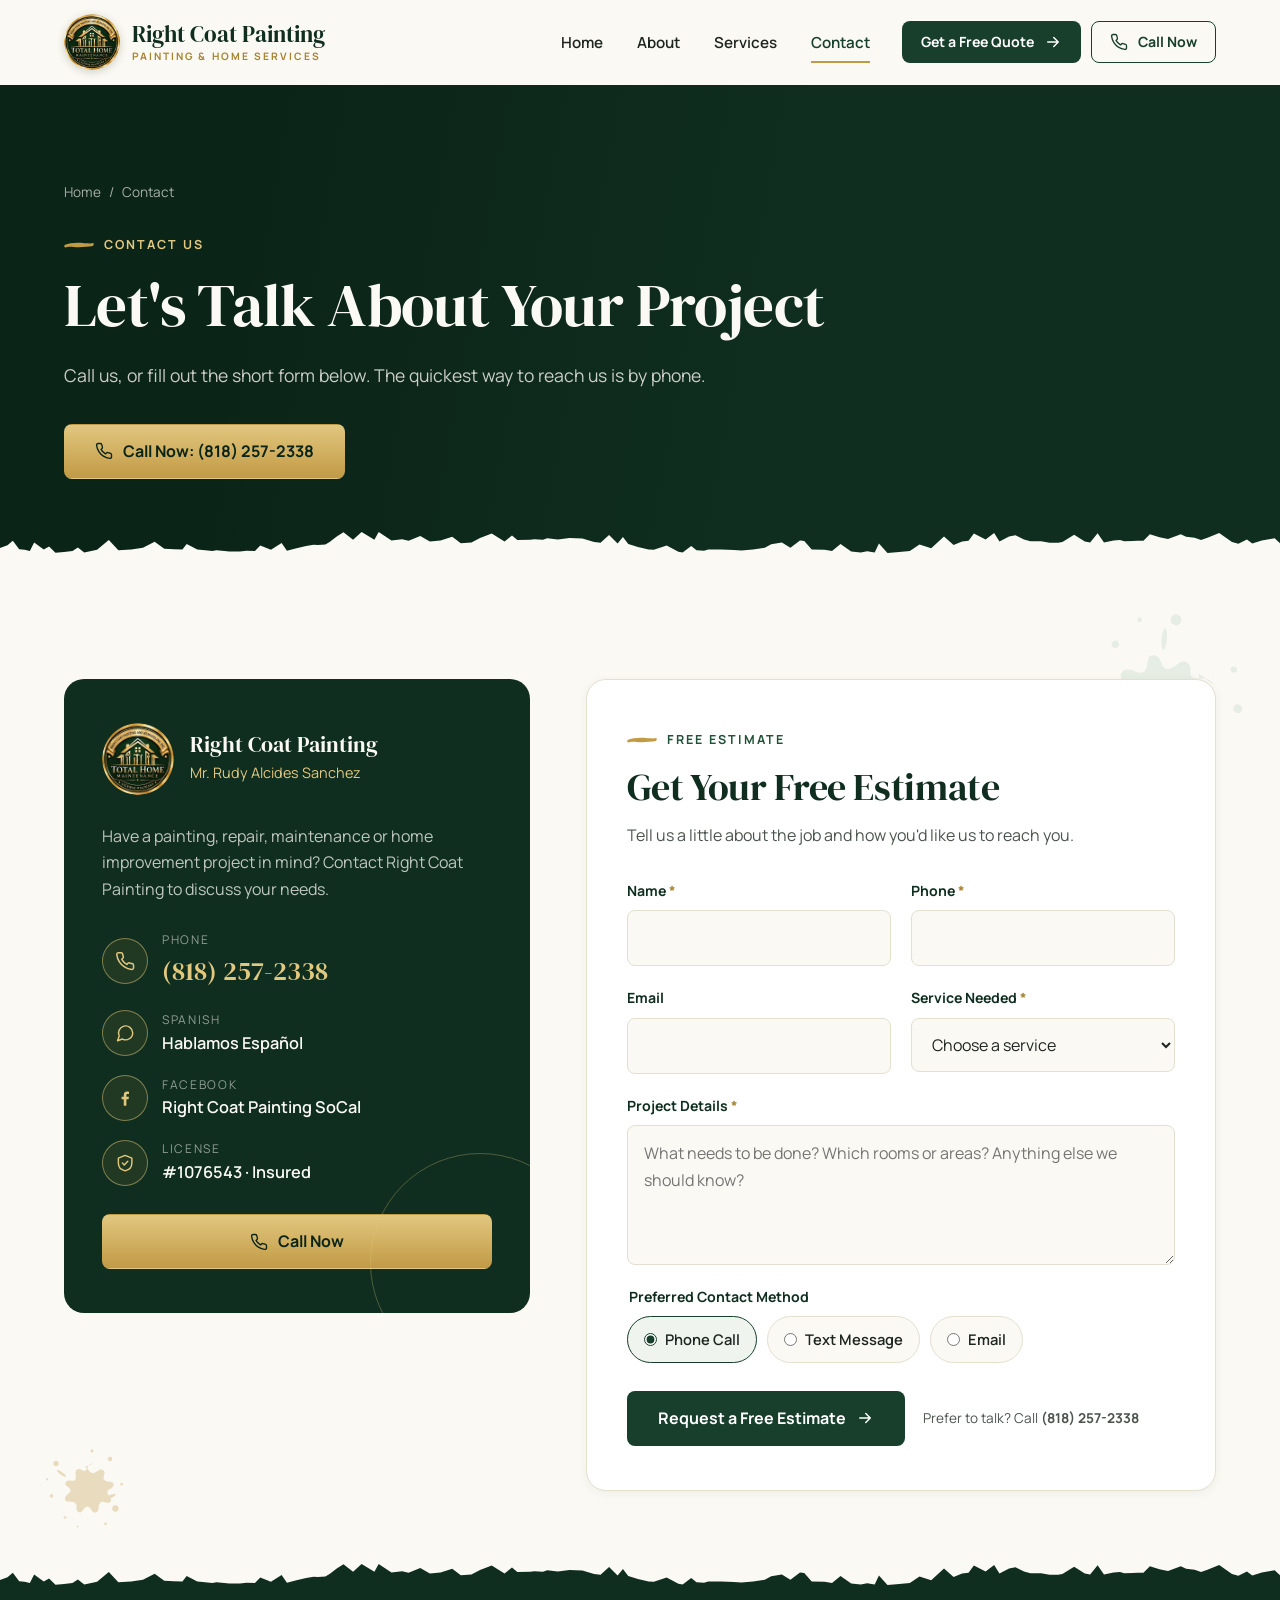
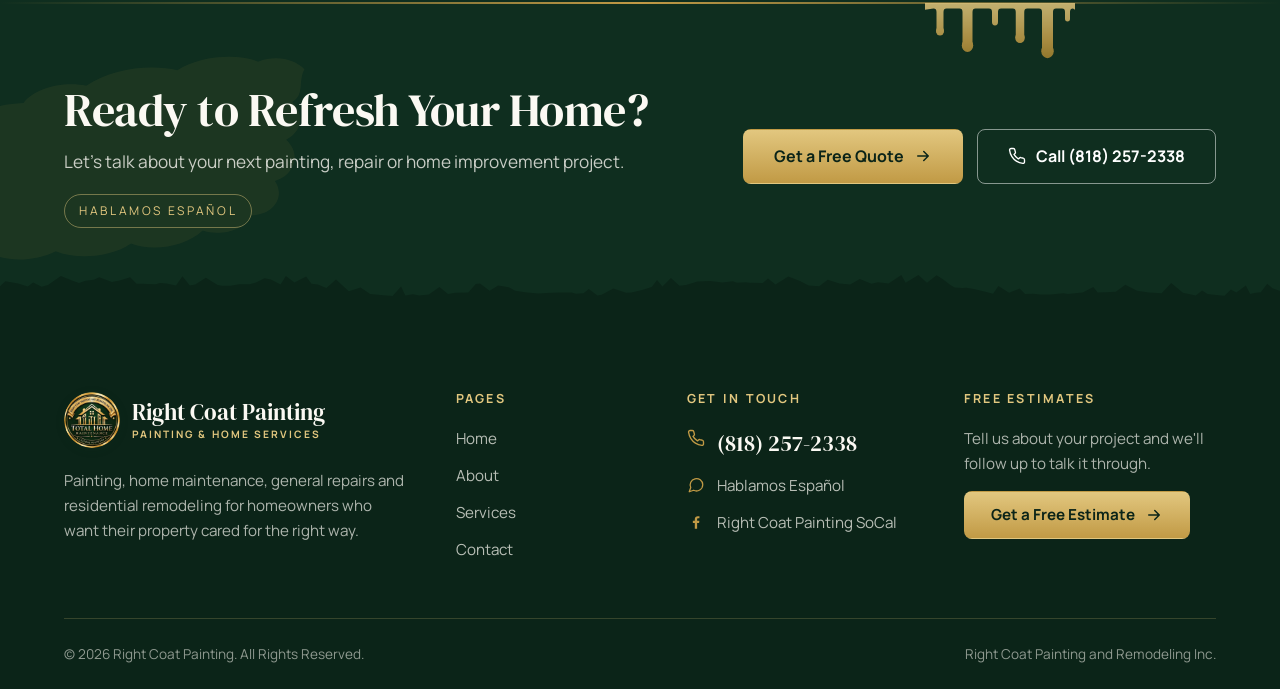
<file: contact.html>
<!doctype html>
<html lang="en">
<head>
<meta charset="utf-8">
<meta name="viewport" content="width=device-width, initial-scale=1">
<meta name="theme-color" content="#0f2e1f">
<link rel="icon" href="assets/img/logo.png" type="image/png">
<link rel="preconnect" href="https://fonts.googleapis.com">
<link rel="preconnect" href="https://fonts.gstatic.com" crossorigin>
<link href="https://fonts.googleapis.com/css2?family=DM+Serif+Display&family=Manrope:wght@400;500;600;700&display=swap" rel="stylesheet">
<link rel="stylesheet" href="assets/css/styles.css">
<title>Contact &amp; Free Estimate | Right Coat Painting</title>
<meta name="description" content="Request a free estimate from Right Coat Painting for painting, repairs, maintenance or home improvement. Call (818) 257-2338. Hablamos Español.">
</head>
<body data-page="contact">
<svg width="0" height="0" style="position:absolute" aria-hidden="true" focusable="false">
  <defs>
    <symbol id="i-arrow" viewBox="0 0 24 24" fill="none" stroke="currentColor" stroke-width="2" stroke-linecap="round" stroke-linejoin="round"><path d="M5 12h14M13 6l6 6-6 6"/></symbol>
    <symbol id="i-phone" viewBox="0 0 24 24" fill="none" stroke="currentColor" stroke-width="1.8" stroke-linecap="round" stroke-linejoin="round"><path d="M22 16.9v3a2 2 0 0 1-2.2 2 19.8 19.8 0 0 1-8.6-3.1 19.5 19.5 0 0 1-6-6A19.8 19.8 0 0 1 2.1 4.2 2 2 0 0 1 4.1 2h3a2 2 0 0 1 2 1.7c.1 1 .4 1.9.7 2.8a2 2 0 0 1-.5 2.1L8 9.9a16 16 0 0 0 6 6l1.3-1.3a2 2 0 0 1 2.1-.4c.9.3 1.8.6 2.8.7a2 2 0 0 1 1.7 2z"/></symbol>
    <symbol id="i-home" viewBox="0 0 24 24" fill="none" stroke="currentColor" stroke-width="1.7" stroke-linecap="round" stroke-linejoin="round"><path d="M3 11.5 12 4l9 7.5"/><path d="M5.5 9.8V20h13V9.8"/><path d="M10 20v-5.5h4V20"/></symbol>
    <symbol id="i-roller" viewBox="0 0 24 24" fill="none" stroke="currentColor" stroke-width="1.7" stroke-linecap="round" stroke-linejoin="round"><rect x="3" y="3.5" width="14" height="6" rx="1.5"/><path d="M17 6.5h3.5v5.5H12v3"/><rect x="10.5" y="15" width="3" height="6" rx="1"/></symbol>
    <symbol id="i-hammer" viewBox="0 0 24 24" fill="none" stroke="currentColor" stroke-width="1.7" stroke-linecap="round" stroke-linejoin="round"><path d="m15 12-8.4 8.4a2 2 0 0 1-2.9-2.9L12 9"/><path d="m17.6 15 3.4-3.4-1.3-1.3a2 2 0 0 1-.6-1.4V7.4L15.3 4a6 6 0 0 0-4.2-1.8H9l.9.8a6.4 6.4 0 0 1 2.1 4.8V9l2 2h1.5a2 2 0 0 1 1.4.6l1.3 1.3"/></symbol>
    <symbol id="i-pipe" viewBox="0 0 24 24" fill="none" stroke="currentColor" stroke-width="1.7" stroke-linecap="round" stroke-linejoin="round"><path d="M4 3h6M7 3v8a5 5 0 0 0 10 0V9"/><path d="M14 9h7"/><path d="M5 21c0-1.3 1-3 1-3s1 1.7 1 3a1 1 0 0 1-2 0z"/></symbol>
    <symbol id="i-faucet" viewBox="0 0 24 24" fill="none" stroke="currentColor" stroke-width="1.7" stroke-linecap="round" stroke-linejoin="round"><path d="M3 11h10a4 4 0 0 1 4 4v1"/><path d="M3 15h7"/><path d="M8 11V7M5 7h6M8 4v3"/><path d="M18.5 19.5c0 .8-.7 1.5-1.5 1.5s-1.5-.7-1.5-1.5c0-1.2 1.5-3 1.5-3s1.5 1.8 1.5 3z"/></symbol>
    <symbol id="i-appliance" viewBox="0 0 24 24" fill="none" stroke="currentColor" stroke-width="1.7" stroke-linecap="round" stroke-linejoin="round"><rect x="5" y="2.5" width="14" height="19" rx="2"/><path d="M5 8h14M8.5 5.3h1M12 5.3h3.5"/><circle cx="12" cy="14.5" r="3.5"/></symbol>
    <symbol id="i-calendar" viewBox="0 0 24 24" fill="none" stroke="currentColor" stroke-width="1.7" stroke-linecap="round" stroke-linejoin="round"><rect x="3" y="4.5" width="18" height="16.5" rx="2"/><path d="M3 9.5h18M8 2.5v4M16 2.5v4"/><path d="m9 15 2 2 4-4"/></symbol>
    <symbol id="i-plans" viewBox="0 0 24 24" fill="none" stroke="currentColor" stroke-width="1.7" stroke-linecap="round" stroke-linejoin="round"><rect x="3" y="3" width="18" height="18" rx="2"/><path d="M3 10h8v11M11 14h10"/><path d="M15 3v4"/></symbol>
    <symbol id="i-shield" viewBox="0 0 24 24" fill="none" stroke="currentColor" stroke-width="1.7" stroke-linecap="round" stroke-linejoin="round"><path d="M12 2.8 20 6v6c0 5-3.4 8.2-8 9.2-4.6-1-8-4.2-8-9.2V6z"/><path d="m8.8 12 2.2 2.2 4.2-4.4"/></symbol>
    <symbol id="i-hand" viewBox="0 0 24 24" fill="none" stroke="currentColor" stroke-width="1.7" stroke-linecap="round" stroke-linejoin="round"><path d="m11 17 2 2a1 1 0 1 0 3-3"/><path d="m14 14 2.5 2.5a1 1 0 1 0 3-3l-3.9-3.9a3 3 0 0 0-4.2 0l-.9.9a1 1 0 1 1-3-3l2.8-2.8a5.8 5.8 0 0 1 7.1-.9l.5.3a4.4 4.4 0 0 0 3 .6L21 4"/><path d="m21 3 1 11h-2"/><path d="M3 3 2 14l6.5 6.5a1 1 0 1 0 3-3"/><path d="M3 4h8"/></symbol>
    <symbol id="i-check" viewBox="0 0 24 24" fill="none" stroke="currentColor" stroke-width="2.2" stroke-linecap="round" stroke-linejoin="round"><path d="m5 12.5 4.5 4.5L19 7.5"/></symbol>
    <symbol id="i-chat" viewBox="0 0 24 24" fill="none" stroke="currentColor" stroke-width="1.7" stroke-linecap="round" stroke-linejoin="round"><path d="M21 11.5a8.4 8.4 0 0 1-12.2 7.5L3 21l2-5.6A8.4 8.4 0 1 1 21 11.5z"/></symbol>
    <symbol id="i-user" viewBox="0 0 24 24" fill="none" stroke="currentColor" stroke-width="1.7" stroke-linecap="round" stroke-linejoin="round"><circle cx="12" cy="8" r="4"/><path d="M4 21a8 8 0 0 1 16 0"/></symbol>
    <symbol id="i-info" viewBox="0 0 24 24" fill="none" stroke="currentColor" stroke-width="1.8" stroke-linecap="round"><circle cx="12" cy="12" r="9"/><path d="M12 11v5M12 8h.01"/></symbol>
    <symbol id="i-expand" viewBox="0 0 24 24" fill="none" stroke="currentColor" stroke-width="1.8" stroke-linecap="round" stroke-linejoin="round"><path d="M15 3h6v6M9 21H3v-6M21 3l-7 7M3 21l7-7"/></symbol>
    <symbol id="i-sparkle" viewBox="0 0 24 24" fill="none" stroke="currentColor" stroke-width="1.7" stroke-linecap="round" stroke-linejoin="round"><path d="M12 3v4M12 17v4M3 12h4M17 12h4M6 6l2.5 2.5M15.5 15.5 18 18M6 18l2.5-2.5M15.5 8.5 18 6"/></symbol>
    <symbol id="i-fb" viewBox="0 0 24 24" fill="currentColor"><path d="M13.5 21v-7.6h2.6l.4-3h-3V8.5c0-.9.3-1.5 1.5-1.5h1.6V4.3c-.3 0-1.2-.1-2.3-.1-2.3 0-3.9 1.4-3.9 4v2.2H7.8v3h2.6V21z"/></symbol>
  </defs>
</svg>
<a class="skip-link" href="#main">Skip to content</a>
<header class="site-header">
  <div class="container header-inner">
    <a class="brand" href="index.html" aria-label="Right Coat Painting home">
      <img src="assets/img/logo.png" alt="Right Coat Painting and Remodeling Inc. logo" width="56" height="56">
      <span class="brand-text">
        <span class="brand-name">Right Coat Painting</span>
        <span class="brand-sub">Painting &amp; Home Services</span>
      </span>
    </a>
    <nav class="main-nav" aria-label="Main">
      <ul>
        <li><a href="index.html" data-nav="home">Home</a></li>
        <li><a href="about.html" data-nav="about">About</a></li>
        <li><a href="services.html" data-nav="services">Services</a></li>
        <li><a href="contact.html" data-nav="contact" aria-current="page">Contact</a></li>
      </ul>
    </nav>
    <div class="header-cta">
      <a class="btn btn-primary" href="contact.html#quote">Get a Free Quote <svg class="arrow"><use href="#i-arrow"/></svg></a>
      <a class="btn btn-outline" href="tel:+18182572338"><svg><use href="#i-phone"/></svg> Call Now</a>
    </div>
    <a class="mobile-call" href="tel:+18182572338" aria-label="Call (818) 257-2338"><svg><use href="#i-phone"/></svg></a>
    <button class="nav-toggle" type="button" aria-label="Open menu" aria-expanded="false" aria-controls="nav-panel"><span></span></button>
  </div>
</header>
<div class="nav-panel" id="nav-panel">
  <ul>
    <li><a href="index.html" data-nav="home">Home <svg width="20" height="20"><use href="#i-arrow"/></svg></a></li>
    <li><a href="about.html" data-nav="about">About <svg width="20" height="20"><use href="#i-arrow"/></svg></a></li>
    <li><a href="services.html" data-nav="services">Services <svg width="20" height="20"><use href="#i-arrow"/></svg></a></li>
    <li><a href="contact.html" data-nav="contact" aria-current="page">Contact <svg width="20" height="20"><use href="#i-arrow"/></svg></a></li>
  </ul>
  <a class="btn btn-primary btn-lg" href="contact.html#quote">Get a Free Quote <svg class="arrow"><use href="#i-arrow"/></svg></a>
  <a class="btn btn-outline btn-lg" href="tel:+18182572338"><svg><use href="#i-phone"/></svg> Call (818) 257-2338</a>
  <p class="es">Hablamos Español</p>
</div>

<main id="main">

  <section class="page-hero" style="--hero-img:url('https://images.unsplash.com/photo-1572120360610-d971b9d7767c?auto=format&fit=crop&w=1600&q=70')">
    <span class="paint-edge in-bottom edge-cream" aria-hidden="true"></span>
    <div class="container">
      <nav class="breadcrumb" aria-label="Breadcrumb"><a href="index.html">Home</a><span>/</span><span>Contact</span></nav>
      <span class="eyebrow">Contact Us</span>
      <h1>Let's Talk About Your Project</h1>
      <p>Call us, or fill out the short form below. The quickest way to reach us is by phone.</p>
      <div class="btn-row">
        <a class="btn btn-gold btn-lg" href="tel:+18182572338"><svg><use href="#i-phone"/></svg> Call Now: (818) 257-2338</a>
      </div>
    </div>
  </section>

  <section class="section" id="quote">
    <span class="splat" aria-hidden="true" style="right:2%;top:30px;width:180px;transform:rotate(60deg)"></span>
    <span class="splat gold" aria-hidden="true" style="left:3%;bottom:70px;width:90px"></span>
    <div class="container contact-grid">

      <aside class="contact-panel on-dark reveal">
        <div class="logo-row">
          <img src="assets/img/logo.png" alt="Right Coat Painting logo" width="72" height="72">
          <div><strong>Right Coat Painting</strong><span>Mr. Rudy Alcides Sanchez</span></div>
        </div>
        <p>Have a painting, repair, maintenance or home improvement project in mind? Contact Right Coat Painting to discuss your needs.</p>
        <ul class="contact-items">
          <li><span class="icon-circle"><svg><use href="#i-phone"/></svg></span><div><small>Phone</small><a class="phone" href="tel:+18182572338">(818) 257-2338</a></div></li>
          <li><span class="icon-circle"><svg><use href="#i-chat"/></svg></span><div><small>Spanish</small><b>Hablamos Español</b></div></li>
          <li><span class="icon-circle"><svg><use href="#i-fb"/></svg></span><div><small>Facebook</small><a href="https://www.facebook.com/RightCoatPaintingSoCal/" target="_blank" rel="noopener">Right Coat Painting SoCal</a></div></li>
          <li><span class="icon-circle"><svg><use href="#i-shield"/></svg></span><div><small>License</small><b>#1076543 · Insured</b></div></li>
        </ul>
        <a class="btn btn-gold btn-lg" href="tel:+18182572338"><svg><use href="#i-phone"/></svg> Call Now</a>
      </aside>

      <div class="form-card reveal">
        <span class="eyebrow">Free Estimate</span>
        <h2>Get Your Free Estimate</h2>
        <p style="margin-top:14px">Tell us a little about the job and how you'd like us to reach you.</p>

        <!-- Paste a Formspree (or similar) endpoint into data-endpoint to receive submissions by email. -->
        <form id="quote-form" data-endpoint="" novalidate>
          <div class="form-grid">
            <div class="field">
              <label for="name">Name <span class="req">*</span></label>
              <input id="name" name="name" type="text" autocomplete="name" required>
            </div>
            <div class="field">
              <label for="phone">Phone <span class="req">*</span></label>
              <input id="phone" name="phone" type="tel" autocomplete="tel" inputmode="tel" required>
            </div>
            <div class="field">
              <label for="email">Email</label>
              <input id="email" name="email" type="email" autocomplete="email">
            </div>
            <div class="field">
              <label for="service">Service Needed <span class="req">*</span></label>
              <select id="service" name="service" required>
                <option value="" disabled selected>Choose a service</option>
                <option value="painting">Interior &amp; Exterior Painting</option>
                <option value="repairs">Painting &amp; General Repairs</option>
                <option value="faucets">Faucet &amp; Valve Replacement</option>
                <option value="plumbing">Slow Drains &amp; Plumbing</option>
                <option value="appliances">Appliance Installation</option>
                <option value="maintenance">Home Maintenance</option>
                <option value="remodeling">Residential Remodeling</option>
                <option value="other">Other / Not Sure</option>
              </select>
            </div>
            <div class="field full">
              <label for="details">Project Details <span class="req">*</span></label>
              <textarea id="details" name="details" placeholder="What needs to be done? Which rooms or areas? Anything else we should know?" required></textarea>
            </div>
            <div class="field full">
              <fieldset>
                <legend>Preferred Contact Method</legend>
                <div class="radio-row">
                  <label><input type="radio" name="contact_method" value="Phone call" checked> Phone Call</label>
                  <label><input type="radio" name="contact_method" value="Text message"> Text Message</label>
                  <label><input type="radio" name="contact_method" value="Email"> Email</label>
                </div>
              </fieldset>
            </div>
          </div>
          <div class="form-actions">
            <button class="btn btn-primary btn-lg" type="submit">Request a Free Estimate <svg class="arrow"><use href="#i-arrow"/></svg></button>
            <small>Prefer to talk? Call <a href="tel:+18182572338"><strong>(818) 257-2338</strong></a></small>
          </div>
          <div class="form-status" role="status" aria-live="polite"></div>
        </form>
      </div>

    </div>
  </section>

</main>

<section class="cta-banner on-dark" aria-labelledby="cta-title">
  <span class="paint-edge up" aria-hidden="true"></span>
  <span class="paint-drips" aria-hidden="true" style="right:16%"></span>
  <div class="container cta-inner">
    <div>
      <h2 id="cta-title">Ready to Refresh Your Home?</h2>
      <p>Let's talk about your next painting, repair or home improvement project.</p>
      <span class="es-tag">Hablamos Español</span>
    </div>
    <div class="btn-row">
      <a class="btn btn-gold btn-lg" href="contact.html#quote">Get a Free Quote <svg class="arrow"><use href="#i-arrow"/></svg></a>
      <a class="btn btn-ghost-light btn-lg" href="tel:+18182572338"><svg><use href="#i-phone"/></svg> Call (818) 257-2338</a>
    </div>
  </div>
</section>

<footer class="site-footer">
  <span class="paint-edge up edge-deep flip" aria-hidden="true"></span>
  <div class="container">
    <div class="footer-grid">
      <div>
        <a class="brand" href="index.html">
          <img src="assets/img/logo.png" alt="Right Coat Painting logo" width="56" height="56">
          <span class="brand-text">
            <span class="brand-name">Right Coat Painting</span>
            <span class="brand-sub">Painting &amp; Home Services</span>
          </span>
        </a>
        <p>Painting, home maintenance, general repairs and residential remodeling for homeowners who want their property cared for the right way.</p>
      </div>
      <div>
        <h4>Pages</h4>
        <ul>
          <li><a href="index.html">Home</a></li>
          <li><a href="about.html">About</a></li>
          <li><a href="services.html">Services</a></li>
          <li><a href="contact.html">Contact</a></li>
        </ul>
      </div>
      <div>
        <h4>Get in Touch</h4>
        <ul class="footer-contact">
          <li><svg><use href="#i-phone"/></svg><a class="big" href="tel:+18182572338">(818) 257-2338</a></li>
          <li><svg><use href="#i-chat"/></svg><span>Hablamos Español</span></li>
          <li><svg><use href="#i-fb"/></svg><a href="https://www.facebook.com/RightCoatPaintingSoCal/" target="_blank" rel="noopener">Right Coat Painting SoCal</a></li>
        </ul>
      </div>
      <div>
        <h4>Free Estimates</h4>
        <p style="margin-top:0">Tell us about your project and we'll follow up to talk it through.</p>
        <a class="btn btn-gold" href="contact.html#quote">Get a Free Estimate <svg class="arrow"><use href="#i-arrow"/></svg></a>
      </div>
    </div>
    <div class="footer-bottom">
      <span>© 2026 Right Coat Painting. All Rights Reserved.</span>
      <span>Right Coat Painting and Remodeling Inc.</span>
    </div>
  </div>
</footer>

<div class="call-bar">
  <a class="btn btn-primary" href="tel:+18182572338"><svg><use href="#i-phone"/></svg> Call Now</a>
  <a class="btn btn-outline" href="contact.html#quote">Free Quote</a>
</div>
<script src="assets/js/main.js"></script>
</body>
</html>
</file>
<file: assets/css/styles.css>
/* ==========================================================
   Right Coat Painting — site styles
   Palette taken from the flyer: forest green, warm gold, cream
   ========================================================== */

:root {
  --green-950: #0b2418;
  --green-900: #0f2e1f;
  --green-800: #173f2b;
  --green-700: #1f5237;
  --green-100: #e6ede4;
  --green-50: #f0f4ee;
  --gold: #c19a45;
  --gold-600: #a8832f;
  --gold-light: #e2c77f;
  --cream: #fbf9f3;
  --cream-2: #f4f0e4;
  --white: #ffffff;
  --ink: #1d2520;
  --ink-soft: #4a544d;
  --line: #e4dfd1;

  --font-serif: "DM Serif Display", Georgia, "Times New Roman", serif;
  --font-sans: "Manrope", "Segoe UI", system-ui, -apple-system, sans-serif;

  --radius-sm: 8px;
  --radius: 14px;
  --radius-lg: 20px;
  --shadow-sm: 0 2px 10px rgba(15, 46, 31, 0.06);
  --shadow: 0 14px 40px rgba(15, 46, 31, 0.12);
  --container: 1200px;
  --header-h: 84px;
}

*,
*::before,
*::after { box-sizing: border-box; }

html { scroll-behavior: smooth; scroll-padding-top: calc(var(--header-h) + 16px); }

body {
  margin: 0;
  font-family: var(--font-sans);
  font-size: 16px;
  line-height: 1.65;
  color: var(--ink);
  background: var(--cream);
  -webkit-font-smoothing: antialiased;
  overflow-x: hidden;
}

img { max-width: 100%; height: auto; display: block; }
a { color: inherit; text-decoration: none; }
button, input, select, textarea { font: inherit; color: inherit; }

.container { width: 100%; max-width: var(--container); margin: 0 auto; padding: 0 24px; }

.skip-link {
  position: absolute; left: -999px; top: 8px; z-index: 200;
  background: var(--green-900); color: var(--white); padding: 10px 16px; border-radius: 6px;
}
.skip-link:focus { left: 8px; }

:focus-visible { outline: 2px solid var(--gold); outline-offset: 3px; border-radius: 4px; }

/* ---------- Typography ---------- */
h1, h2, h3, h4 { font-family: var(--font-serif); font-weight: 400; color: var(--green-900); margin: 0; line-height: 1.1; letter-spacing: -0.01em; }
h1 { font-size: clamp(2.6rem, 5.4vw, 4.4rem); }
h2 { font-size: clamp(2rem, 3.6vw, 3rem); }
h3 { font-size: 1.4rem; line-height: 1.25; }
p { margin: 0 0 1em; color: var(--ink-soft); }
.lead { font-size: 1.125rem; max-width: 36em; }

.eyebrow {
  display: inline-flex; align-items: center; gap: 10px;
  font-family: var(--font-sans); font-size: 0.78rem; font-weight: 700;
  letter-spacing: 0.16em; text-transform: uppercase; color: var(--green-700);
  margin-bottom: 16px;
}
.eyebrow::before { content: ""; width: 26px; height: 2px; background: var(--gold); }
.eyebrow.center { justify-content: center; }
.on-dark .eyebrow { color: var(--gold-light); }

.gold-rule { width: 64px; height: 2px; background: linear-gradient(90deg, var(--gold), var(--gold-light)); border: 0; margin: 20px 0 24px; }
.center .gold-rule, .gold-rule.center { margin-left: auto; margin-right: auto; }

/* ---------- Buttons ---------- */
.btn {
  display: inline-flex; align-items: center; justify-content: center; gap: 10px;
  padding: 14px 26px; border-radius: 8px; border: 1.5px solid transparent;
  font-weight: 700; font-size: 0.95rem; line-height: 1.2; cursor: pointer;
  transition: background .2s, color .2s, border-color .2s, transform .2s, box-shadow .2s;
  white-space: nowrap;
}
.btn svg { width: 18px; height: 18px; flex: none; }
.btn .arrow { transition: transform .2s; }
.btn:hover .arrow { transform: translateX(3px); }
.btn-primary { background: var(--green-800); color: var(--white); }
.btn-primary:hover { background: var(--green-900); box-shadow: var(--shadow-sm); }
.btn-outline { border-color: var(--green-800); color: var(--green-800); background: transparent; }
.btn-outline:hover { background: var(--green-800); color: var(--white); }
.btn-gold { background: linear-gradient(180deg, var(--gold-light), var(--gold)); color: var(--green-950); }
.btn-gold:hover { background: var(--gold-light); transform: translateY(-1px); }
.btn-ghost-light { border-color: rgba(255,255,255,.5); color: var(--white); }
.btn-ghost-light:hover { background: var(--white); color: var(--green-900); }
.btn-lg { padding: 17px 30px; font-size: 1rem; }
.btn-row { display: flex; flex-wrap: wrap; gap: 14px; }

.text-link { display: inline-flex; align-items: center; gap: 8px; font-weight: 700; color: var(--green-800); border-bottom: 1.5px solid var(--gold); padding-bottom: 2px; }
.text-link:hover { color: var(--gold-600); }

/* ---------- Header ---------- */
.site-header {
  position: sticky; top: 0; z-index: 100;
  background: rgba(251, 249, 243, 0.94);
  backdrop-filter: saturate(1.4) blur(10px);
  -webkit-backdrop-filter: saturate(1.4) blur(10px);
  border-bottom: 1px solid transparent;
  transition: border-color .2s, box-shadow .2s;
}
.site-header.scrolled { border-bottom-color: var(--line); box-shadow: 0 4px 20px rgba(15,46,31,.06); }
.header-inner { display: flex; align-items: center; gap: 32px; height: var(--header-h); }

.brand { display: flex; align-items: center; gap: 12px; flex: none; }
.brand img { width: 56px; height: 56px; border-radius: 50%; box-shadow: 0 2px 8px rgba(15,46,31,.2); }
.brand-text { display: flex; flex-direction: column; line-height: 1.05; }
.brand-name { font-family: var(--font-serif); font-size: 1.45rem; color: var(--green-900); }
.brand-sub { font-size: 0.64rem; font-weight: 700; letter-spacing: 0.2em; text-transform: uppercase; color: var(--gold-600); margin-top: 4px; }

.main-nav { margin-left: auto; }
.main-nav ul { list-style: none; display: flex; gap: 34px; margin: 0; padding: 0; }
.main-nav a { position: relative; font-weight: 600; font-size: 0.95rem; color: var(--ink); padding: 6px 0; }
.main-nav a::after { content: ""; position: absolute; left: 0; right: 0; bottom: -4px; height: 2px; background: var(--gold); transform: scaleX(0); transition: transform .2s; }
.main-nav a:hover::after, .main-nav a[aria-current="page"]::after { transform: scaleX(1); }
.main-nav a[aria-current="page"] { color: var(--green-800); }

.header-cta { display: flex; gap: 10px; }
.header-cta .btn { padding: 11px 18px; font-size: 0.88rem; }

.nav-toggle { display: none; margin-left: auto; width: 46px; height: 46px; border-radius: 10px; border: 1px solid var(--line); background: var(--white); cursor: pointer; align-items: center; justify-content: center; }
.nav-toggle span, .nav-toggle span::before, .nav-toggle span::after { display: block; width: 20px; height: 2px; background: var(--green-900); position: relative; transition: transform .25s, background .25s; }
.nav-toggle span::before, .nav-toggle span::after { content: ""; position: absolute; left: 0; }
.nav-toggle span::before { top: -6px; }
.nav-toggle span::after { top: 6px; }
.nav-open .nav-toggle span { background: transparent; }
.nav-open .nav-toggle span::before { transform: translateY(6px) rotate(45deg); }
.nav-open .nav-toggle span::after { transform: translateY(-6px) rotate(-45deg); }
.mobile-call { display: none; }

/* ---------- Sections ---------- */
.section { padding: 110px 0; position: relative; }
.section-sm { padding: 72px 0; }
.bg-white { background: var(--white); }
.bg-cream-2 { background: var(--cream-2); }
.bg-green { background: var(--green-900); color: var(--cream); }
.bg-green h1, .bg-green h2, .bg-green h3 { color: var(--cream); }
.bg-green p { color: rgba(251, 249, 243, 0.78); }
.section-head { max-width: 680px; margin-bottom: 56px; }
.section-head.center { margin-left: auto; margin-right: auto; text-align: center; }

.split { display: grid; grid-template-columns: 1fr 1fr; gap: 72px; align-items: center; }
.split.reverse > :first-child { order: 2; }

/* Image treatment with brush stroke accent (from the reference mockup) */
.photo-frame { position: relative; isolation: isolate; }
.photo-frame img { width: 100%; border-radius: var(--radius-lg); object-fit: cover; box-shadow: var(--shadow); }
.photo-frame .brush {
  position: absolute; z-index: -1; width: 46%; aspect-ratio: 3 / 2;
  background: currentColor; color: var(--green-100);
  -webkit-mask: url("data:image/svg+xml,%3Csvg xmlns='http://www.w3.org/2000/svg' viewBox='0 0 300 200' preserveAspectRatio='none'%3E%3Cpath d='M18 64c14-10 40-14 62-12 8-9 30-12 46-6 20-10 48-9 66-2 18-8 44-6 58 2 14-3 26 2 32 10-6 8-2 18-12 22 8 10 4 22-8 26 10 12 2 26-12 28 6 12-4 24-20 22-6 10-24 12-36 6-14 10-38 10-52 2-16 8-40 6-54-2-18 6-40 2-50-8-14 2-26-6-26-18-10-6-12-18-4-26-10-8-8-22 4-28-6-8-2-16 6-16z'/%3E%3C/svg%3E") center / 100% 100% no-repeat;
          mask: url("data:image/svg+xml,%3Csvg xmlns='http://www.w3.org/2000/svg' viewBox='0 0 300 200' preserveAspectRatio='none'%3E%3Cpath d='M18 64c14-10 40-14 62-12 8-9 30-12 46-6 20-10 48-9 66-2 18-8 44-6 58 2 14-3 26 2 32 10-6 8-2 18-12 22 8 10 4 22-8 26 10 12 2 26-12 28 6 12-4 24-20 22-6 10-24 12-36 6-14 10-38 10-52 2-16 8-40 6-54-2-18 6-40 2-50-8-14 2-26-6-26-18-10-6-12-18-4-26-10-8-8-22 4-28-6-8-2-16 6-16z'/%3E%3C/svg%3E") center / 100% 100% no-repeat;
}
.photo-frame .brush.bl { left: -8%; bottom: -8%; transform: rotate(-14deg); }
.photo-frame .brush.tl { left: -9%; top: -7%; transform: rotate(10deg); }
.photo-frame .brush.br { right: -8%; bottom: -9%; transform: rotate(12deg); }
.photo-frame .brush.gold { color: rgba(193, 154, 69, 0.28); }
.photo-credit { position: absolute; right: 12px; bottom: 12px; font-size: 0.68rem; background: rgba(11,36,24,.66); color: #fff; padding: 3px 9px; border-radius: 99px; letter-spacing: .02em; }

/* ---------- Hero ---------- */
.hero { padding: 72px 0 110px; background: linear-gradient(180deg, var(--cream) 0%, var(--cream-2) 100%); overflow: hidden; }
.hero .split { grid-template-columns: 1.02fr 1fr; gap: 64px; }
.hero h1 { margin-bottom: 26px; }
.hero h1 em { font-style: normal; color: var(--green-700); position: relative; }
.hero .lead { margin-bottom: 36px; }
.hero-photo img { aspect-ratio: 1 / 0.9; }
.hero-badge {
  position: absolute; left: -34px; bottom: 40px;
  display: flex; align-items: center; gap: 14px;
  background: var(--white); border-radius: var(--radius); padding: 14px 20px 14px 14px;
  box-shadow: var(--shadow);
}
.hero-badge .icon-circle { width: 46px; height: 46px; }
.hero-badge strong { display: block; font-size: 0.95rem; color: var(--green-900); }
.hero-badge span { font-size: 0.82rem; color: var(--ink-soft); }
.hero-points { display: flex; flex-wrap: wrap; gap: 10px 26px; margin-top: 36px; padding: 0; list-style: none; }
.hero-points li { display: flex; align-items: center; gap: 8px; font-weight: 600; font-size: 0.92rem; color: var(--green-900); }
.hero-points svg { width: 18px; height: 18px; color: var(--gold-600); }

/* Page hero (inner pages) */
.page-hero { position: relative; padding: 96px 0 90px; background: var(--green-900); color: var(--cream); overflow: hidden; }
.page-hero::before { content: ""; position: absolute; inset: 0; background: var(--hero-img) center / cover no-repeat; opacity: .18; }
.page-hero::after { content: ""; position: absolute; inset: 0; background: linear-gradient(100deg, var(--green-950) 20%, rgba(15,46,31,.75) 60%, rgba(15,46,31,.55)); }
.page-hero .container { position: relative; z-index: 1; }
.page-hero h1 { color: var(--cream); max-width: 15em; font-size: clamp(2.4rem, 4.8vw, 3.8rem); }
.page-hero p { color: rgba(251,249,243,.8); max-width: 38em; font-size: 1.1rem; margin-top: 22px; }
.page-hero .eyebrow { color: var(--gold-light); }
.breadcrumb { display: flex; gap: 8px; font-size: .85rem; color: rgba(251,249,243,.65); margin-bottom: 26px; }
.breadcrumb a:hover { color: var(--gold-light); }
.page-hero .btn-row { margin-top: 34px; }

/* ---------- Icons ---------- */
.icon-circle { display: inline-flex; align-items: center; justify-content: center; width: 64px; height: 64px; border-radius: 50%; background: var(--green-50); color: var(--green-800); border: 1px solid rgba(193,154,69,.35); flex: none; }
.icon-circle svg { width: 46%; height: 46%; }
.on-dark .icon-circle, .bg-green .icon-circle { background: rgba(193,154,69,.1); color: var(--gold-light); border-color: rgba(226,199,127,.5); }

/* ---------- Services preview (home) ---------- */
.services-layout { display: grid; grid-template-columns: 340px 1fr; gap: 56px; align-items: start; }
.services-intro { position: sticky; top: calc(var(--header-h) + 32px); }
.services-intro p { margin: 18px 0 30px; }
.service-grid { display: grid; grid-template-columns: repeat(3, 1fr); gap: 0; border-top: 1px solid var(--line); border-left: 1px solid var(--line); }
.service-card { padding: 34px 26px; border-right: 1px solid var(--line); border-bottom: 1px solid var(--line); text-align: center; background: var(--white); transition: background .2s; }
.service-card:hover { background: var(--cream); }
.service-card .icon-circle { margin-bottom: 18px; }
.service-card h3 { font-family: var(--font-sans); font-weight: 700; font-size: 1.02rem; color: var(--green-900); margin-bottom: 8px; }
.service-card p { font-size: 0.92rem; margin: 0; }
.service-card.cta-card { background: var(--green-900); display: flex; flex-direction: column; justify-content: center; align-items: center; gap: 14px; }
.service-card.cta-card h3 { color: var(--cream); font-family: var(--font-serif); font-weight: 400; font-size: 1.35rem; }
.service-card.cta-card p { color: rgba(251,249,243,.75); }
.service-card.cta-card:hover { background: var(--green-800); }

/* ---------- Trust points ---------- */
.trust-list { list-style: none; padding: 0; margin: 30px 0 34px; display: grid; gap: 20px; }
.trust-list li { display: flex; gap: 16px; align-items: flex-start; }
.trust-list .icon-circle { width: 50px; height: 50px; }
.trust-list strong { display: block; color: var(--green-900); font-size: 1.02rem; }
.trust-list span { color: var(--ink-soft); font-size: 0.95rem; }

/* ---------- Flyer promo ---------- */
.promo { background: var(--green-900); color: var(--cream); overflow: hidden; position: relative; }
.promo::before {
  content: ""; position: absolute; inset: 0;
  background: radial-gradient(circle at 78% 30%, rgba(193,154,69,.16), transparent 50%), radial-gradient(circle at 10% 90%, rgba(31,82,55,.8), transparent 55%);
}
.promo .container { position: relative; }
.promo-grid { display: grid; grid-template-columns: 1.1fr 0.9fr; gap: 72px; align-items: center; }
.promo h2 { color: var(--cream); font-size: clamp(2.2rem, 4vw, 3.3rem); }
.promo h2 span { display: block; color: var(--gold-light); }
.promo-words { display: flex; flex-wrap: wrap; align-items: center; gap: 8px 16px; margin: 24px 0 34px; font-size: .82rem; font-weight: 700; letter-spacing: .22em; text-transform: uppercase; color: var(--gold-light); }
.promo-words i { width: 5px; height: 5px; border-radius: 50%; background: var(--gold); display: inline-block; }
.promo-list { list-style: none; padding: 0; margin: 0 0 36px; display: grid; grid-template-columns: 1fr 1fr; gap: 12px 24px; }
.promo-list li { display: flex; gap: 10px; align-items: center; color: rgba(251,249,243,.9); font-size: .98rem; }
.promo-list svg { width: 18px; height: 18px; color: var(--gold); flex: none; }
.phone-card {
  display: flex; align-items: center; gap: 20px; flex-wrap: wrap;
  border: 1px solid rgba(226,199,127,.55); border-radius: var(--radius); padding: 22px 26px;
  background: linear-gradient(135deg, rgba(255,255,255,.04), rgba(255,255,255,0));
}
.phone-card .icon-circle { width: 58px; height: 58px; background: linear-gradient(180deg, var(--gold-light), var(--gold)); color: var(--green-950); border: 0; }
.phone-card small { display: block; font-family: var(--font-serif); font-style: italic; font-size: 1.05rem; color: var(--cream); }
.phone-card a.num { font-family: var(--font-serif); font-size: clamp(1.8rem, 3.4vw, 2.5rem); color: var(--gold-light); line-height: 1.1; }
.phone-card a.num:hover { color: var(--white); }
.phone-card .es { width: 100%; font-size: .76rem; letter-spacing: .24em; text-transform: uppercase; color: rgba(251,249,243,.7); padding-top: 14px; border-top: 1px solid rgba(226,199,127,.25); }
.flyer-stack { position: relative; max-width: 440px; margin-left: auto; }
.flyer-stack img { border-radius: var(--radius); box-shadow: 0 30px 60px rgba(0,0,0,.4); border: 1px solid rgba(226,199,127,.5); }
.flyer-stack .flyer-main { transform: rotate(2deg); }
.flyer-stack::before { content: ""; position: absolute; inset: 18px -18px -18px 18px; border: 1px solid rgba(226,199,127,.4); border-radius: var(--radius); transform: rotate(2deg); }
.flyer-stack .flyer-link { position: absolute; left: -22px; top: 48%; background: var(--cream); color: var(--green-900); border-radius: 99px; padding: 10px 18px; font-size: .85rem; font-weight: 700; box-shadow: var(--shadow); display: inline-flex; gap: 8px; align-items: center; }
.flyer-stack .flyer-link:hover { background: var(--white); }
.flyer-stack .flyer-link svg { width: 16px; height: 16px; }

/* ---------- Gallery ---------- */
.gallery-grid { display: grid; grid-template-columns: repeat(4, 1fr); gap: 22px; }
.gallery-item figure { margin: 0; }
.gallery-item .img-wrap { position: relative; overflow: hidden; border-radius: var(--radius); aspect-ratio: 4 / 3.1; }
.gallery-item img { width: 100%; height: 100%; object-fit: cover; transition: transform .5s; }
.gallery-item:hover img { transform: scale(1.04); }
.gallery-item figcaption { padding-top: 14px; }
.gallery-item strong { display: block; color: var(--green-900); font-size: 0.98rem; }
.gallery-item span { font-size: 0.84rem; color: var(--ink-soft); }
.note { display: flex; gap: 10px; align-items: flex-start; font-size: .86rem; color: var(--ink-soft); background: var(--cream-2); border: 1px dashed var(--line); padding: 12px 16px; border-radius: var(--radius-sm); margin-top: 34px; }
.note svg { width: 18px; height: 18px; flex: none; margin-top: 2px; color: var(--gold-600); }

/* ---------- Trust / reviews replacement ---------- */
.trust-cards { display: grid; grid-template-columns: repeat(3, 1fr); gap: 24px; }
.trust-card { background: var(--white); border: 1px solid var(--line); border-radius: var(--radius); padding: 34px 30px; box-shadow: var(--shadow-sm); }
.trust-card .icon-circle { margin-bottom: 20px; }
.trust-card h3 { font-size: 1.3rem; margin-bottom: 10px; }
.trust-card p { margin: 0; font-size: .96rem; }
.fb-strip { margin-top: 40px; display: flex; flex-wrap: wrap; align-items: center; justify-content: space-between; gap: 20px; background: var(--white); border: 1px solid var(--line); border-radius: var(--radius); padding: 24px 30px; }
.fb-strip p { margin: 0; color: var(--ink); font-weight: 600; }
.fb-strip p span { display: block; font-weight: 400; color: var(--ink-soft); font-size: .92rem; }

/* ---------- CTA banner ---------- */
.cta-banner { position: relative; background: var(--green-900); overflow: hidden; padding: 84px 0; }
.cta-banner::before { content: ""; position: absolute; left: -80px; top: 50%; width: 420px; aspect-ratio: 3/2; transform: translateY(-50%) rotate(-8deg); background: rgba(193,154,69,.08); -webkit-mask: url("data:image/svg+xml,%3Csvg xmlns='http://www.w3.org/2000/svg' viewBox='0 0 300 200' preserveAspectRatio='none'%3E%3Cpath d='M18 64c14-10 40-14 62-12 8-9 30-12 46-6 20-10 48-9 66-2 18-8 44-6 58 2 14-3 26 2 32 10-6 8-2 18-12 22 8 10 4 22-8 26 10 12 2 26-12 28 6 12-4 24-20 22-6 10-24 12-36 6-14 10-38 10-52 2-16 8-40 6-54-2-18 6-40 2-50-8-14 2-26-6-26-18-10-6-12-18-4-26-10-8-8-22 4-28-6-8-2-16 6-16z'/%3E%3C/svg%3E") center / 100% 100% no-repeat; mask: url("data:image/svg+xml,%3Csvg xmlns='http://www.w3.org/2000/svg' viewBox='0 0 300 200' preserveAspectRatio='none'%3E%3Cpath d='M18 64c14-10 40-14 62-12 8-9 30-12 46-6 20-10 48-9 66-2 18-8 44-6 58 2 14-3 26 2 32 10-6 8-2 18-12 22 8 10 4 22-8 26 10 12 2 26-12 28 6 12-4 24-20 22-6 10-24 12-36 6-14 10-38 10-52 2-16 8-40 6-54-2-18 6-40 2-50-8-14 2-26-6-26-18-10-6-12-18-4-26-10-8-8-22 4-28-6-8-2-16 6-16z'/%3E%3C/svg%3E") center / 100% 100% no-repeat; }
.cta-banner::after { content: ""; position: absolute; left: 0; right: 0; top: 0; height: 3px; background: linear-gradient(90deg, transparent, var(--gold), transparent); }
.cta-inner { position: relative; display: flex; align-items: center; justify-content: space-between; gap: 40px; flex-wrap: wrap; }
.cta-inner h2 { color: var(--cream); margin-bottom: 12px; }
.cta-inner p { color: rgba(251,249,243,.78); margin: 0; font-size: 1.08rem; }
.cta-inner .es-tag { display: inline-flex; margin-top: 18px; font-size: .75rem; letter-spacing: .22em; text-transform: uppercase; color: var(--gold-light); border: 1px solid rgba(226,199,127,.45); border-radius: 99px; padding: 6px 14px; }

/* ---------- Footer ---------- */
.site-footer { background: var(--green-950); color: rgba(251,249,243,.72); padding: 80px 0 0; font-size: .95rem; }
.footer-grid { display: grid; grid-template-columns: 1.5fr 0.8fr 1fr 1.1fr; gap: 48px; padding-bottom: 56px; }
.site-footer .brand-name { color: var(--cream); }
.site-footer .brand-sub { color: var(--gold-light); }
.site-footer p { color: rgba(251,249,243,.68); margin-top: 20px; max-width: 26em; }
.site-footer h4 { font-family: var(--font-sans); font-size: .78rem; font-weight: 700; letter-spacing: .18em; text-transform: uppercase; color: var(--gold-light); margin-bottom: 20px; }
.site-footer ul { list-style: none; padding: 0; margin: 0; display: grid; gap: 12px; }
.site-footer a:hover { color: var(--gold-light); }
.footer-contact li { display: flex; gap: 12px; align-items: flex-start; }
.footer-contact svg { width: 18px; height: 18px; color: var(--gold); flex: none; margin-top: 3px; }
.footer-contact .big { font-family: var(--font-serif); font-size: 1.35rem; color: var(--cream); }
.footer-bottom { border-top: 1px solid rgba(226,199,127,.2); padding: 24px 0; display: flex; justify-content: space-between; gap: 16px; flex-wrap: wrap; font-size: .85rem; color: rgba(251,249,243,.55); }

/* ---------- About page ---------- */
.approach-grid { display: grid; grid-template-columns: repeat(3, 1fr); gap: 24px; }
.approach-card { background: var(--white); border-radius: var(--radius); padding: 34px 30px; border: 1px solid var(--line); position: relative; }
.approach-card .num { font-family: var(--font-serif); font-size: 2.4rem; color: var(--gold); line-height: 1; display: block; margin-bottom: 16px; }
.approach-card h3 { margin-bottom: 10px; }
.approach-card p { margin: 0; font-size: .96rem; }
.check-list { list-style: none; padding: 0; margin: 24px 0 32px; display: grid; gap: 12px; }
.check-list li { display: flex; gap: 12px; align-items: flex-start; color: var(--ink); }
.check-list svg { width: 20px; height: 20px; color: var(--gold-600); flex: none; margin-top: 3px; }
.owner-card { display: flex; gap: 24px; align-items: center; background: var(--white); border: 1px solid var(--line); border-left: 3px solid var(--gold); border-radius: var(--radius); padding: 26px 30px; margin-top: 30px; }
.owner-card img { width: 78px; height: 78px; border-radius: 50%; flex: none; }
.owner-card strong { display: block; font-family: var(--font-serif); font-weight: 400; font-size: 1.35rem; color: var(--green-900); }
.owner-card span { font-size: .9rem; color: var(--ink-soft); }
.commitment { text-align: center; max-width: 820px; margin: 0 auto; }
.commitment blockquote { margin: 0; font-family: var(--font-serif); font-size: clamp(1.6rem, 3vw, 2.3rem); line-height: 1.3; color: var(--green-900); }
.commitment .btn-gold { background: var(--green-800); color: var(--white); }
.commitment .btn-gold:hover { background: var(--green-900); }
.commitment .gold-rule { margin: 30px auto; }

/* ---------- Services page ---------- */
.service-nav { position: sticky; top: var(--header-h); z-index: 50; background: var(--white); border-bottom: 1px solid var(--line); }
.service-nav ul { list-style: none; display: flex; gap: 8px; margin: 0; padding: 14px 0; overflow-x: auto; scrollbar-width: none; }
.service-nav ul::-webkit-scrollbar { display: none; }
.service-nav a { display: block; white-space: nowrap; padding: 8px 16px; border-radius: 99px; font-size: .88rem; font-weight: 600; color: var(--ink-soft); border: 1px solid var(--line); }
.service-nav a:hover, .service-nav a.active { background: var(--green-800); color: var(--white); border-color: var(--green-800); }
.service-detail { padding: 90px 0; border-bottom: 1px solid var(--line); scroll-margin-top: calc(var(--header-h) + 70px); }
.service-detail:nth-of-type(even) { background: var(--white); }
.service-detail .split { gap: 80px; }
.service-detail img { aspect-ratio: 4 / 3.2; }
.service-detail .tag { display: inline-flex; align-items: center; gap: 12px; margin-bottom: 18px; }
.service-detail .tag .icon-circle { width: 50px; height: 50px; }
.service-detail .tag span { font-family: var(--font-serif); font-size: 1.1rem; color: var(--gold-600); }
.service-detail h2 { font-size: clamp(1.9rem, 3.2vw, 2.6rem); margin-bottom: 18px; }
.benefits { list-style: none; padding: 0; margin: 26px 0 32px; display: grid; grid-template-columns: 1fr 1fr; gap: 12px 24px; }
.benefits li { display: flex; gap: 10px; align-items: flex-start; font-size: .96rem; color: var(--ink); }
.benefits svg { width: 18px; height: 18px; color: var(--gold-600); flex: none; margin-top: 4px; }

/* ---------- Contact page ---------- */
.contact-grid { display: grid; grid-template-columns: 0.85fr 1.15fr; gap: 56px; align-items: start; }
.contact-panel { background: var(--green-900); color: var(--cream); border-radius: var(--radius-lg); padding: 44px 38px; position: sticky; top: calc(var(--header-h) + 24px); overflow: hidden; }
.contact-panel::after { content: ""; position: absolute; right: -60px; bottom: -60px; width: 220px; height: 220px; border-radius: 50%; border: 1px solid rgba(226,199,127,.3); }
.contact-panel h2 { color: var(--cream); font-size: 2rem; }
.contact-panel p { color: rgba(251,249,243,.75); }
.contact-panel .logo-row { display: flex; gap: 16px; align-items: center; margin-bottom: 28px; }
.contact-panel .logo-row img { width: 72px; height: 72px; border-radius: 50%; }
.contact-panel .logo-row strong { display: block; font-family: var(--font-serif); font-weight: 400; font-size: 1.4rem; color: var(--cream); line-height: 1.2; }
.contact-panel .logo-row span { font-size: .9rem; color: var(--gold-light); }
.contact-items { list-style: none; padding: 0; margin: 28px 0; display: grid; gap: 18px; }
.contact-items li { display: flex; gap: 14px; align-items: center; }
.contact-items .icon-circle { width: 46px; height: 46px; }
.contact-items small { display: block; font-size: .75rem; letter-spacing: .14em; text-transform: uppercase; color: rgba(251,249,243,.55); }
.contact-items a, .contact-items b { font-weight: 600; color: var(--cream); font-size: 1.02rem; }
.contact-items a.phone { font-family: var(--font-serif); font-weight: 400; font-size: 1.6rem; color: var(--gold-light); }
.contact-panel .btn { width: 100%; }

.form-card { background: var(--white); border: 1px solid var(--line); border-radius: var(--radius-lg); padding: 44px 40px; box-shadow: var(--shadow-sm); }
.form-card h2 { font-size: clamp(1.9rem, 3vw, 2.4rem); }
.form-grid { display: grid; grid-template-columns: 1fr 1fr; gap: 20px; margin-top: 30px; }
.field { display: flex; flex-direction: column; gap: 8px; }
.field.full { grid-column: 1 / -1; }
.field label, .field legend { font-size: .88rem; font-weight: 700; color: var(--green-900); }
.field label .req { color: var(--gold-600); }
.field input, .field select, .field textarea {
  width: 100%; padding: 14px 16px; border: 1.5px solid var(--line); border-radius: var(--radius-sm);
  background: var(--cream); font-size: 1rem; transition: border-color .2s, background .2s;
}
.field textarea { min-height: 140px; resize: vertical; }
.field input:focus, .field select:focus, .field textarea:focus { outline: none; border-color: var(--green-700); background: var(--white); box-shadow: 0 0 0 3px rgba(31,82,55,.1); }
.field fieldset { border: 0; padding: 0; margin: 0; }
.radio-row { display: flex; flex-wrap: wrap; gap: 10px; margin-top: 8px; }
.radio-row label { white-space: nowrap; display: inline-flex; align-items: center; gap: 8px; padding: 10px 16px; border: 1.5px solid var(--line); border-radius: 99px; cursor: pointer; font-weight: 600; font-size: .92rem; color: var(--ink); background: var(--cream); }
.radio-row input { accent-color: var(--green-800); margin: 0; }
.radio-row label:has(input:checked) { border-color: var(--green-800); background: var(--green-50); }
.form-actions { display: flex; flex-wrap: wrap; align-items: center; gap: 18px; margin-top: 28px; }
.form-actions small { color: var(--ink-soft); font-size: .85rem; }
.form-status { display: none; margin-top: 22px; padding: 16px 20px; border-radius: var(--radius-sm); background: var(--green-50); border: 1px solid rgba(31,82,55,.2); color: var(--green-900); }
.form-status.show { display: block; }
.form-status.error { background: #fbeeee; border-color: #e3b7b7; color: #7a2323; }

/* ---------- Mobile sticky call bar ---------- */
.call-bar { display: none; }

/* ---------- Reveal animation ---------- */
.reveal { opacity: 0; transform: translateY(18px); transition: opacity .7s ease, transform .7s ease; }
.reveal.in { opacity: 1; transform: none; }
@media (prefers-reduced-motion: reduce) {
  html { scroll-behavior: auto; }
  .reveal { opacity: 1; transform: none; transition: none; }
  * { transition: none !important; }
}

/* ==========================================================
   Responsive
   ========================================================== */
@media (max-width: 1140px) {
  .main-nav ul { gap: 24px; }
  .header-inner { gap: 22px; }
  .services-layout { grid-template-columns: 1fr; gap: 40px; }
  .services-intro { position: static; max-width: 640px; }
  .gallery-grid { grid-template-columns: repeat(2, 1fr); }
  .footer-grid { grid-template-columns: 1fr 1fr; }
}

@media (max-width: 980px) {
  :root { --header-h: 72px; }
  .brand img { width: 48px; height: 48px; }
  .brand-name { font-size: 1.25rem; }
  .nav-toggle { display: inline-flex; }
  .mobile-call { display: inline-flex; margin-left: auto; width: 46px; height: 46px; border-radius: 10px; background: var(--green-800); color: var(--white); align-items: center; justify-content: center; }
  .mobile-call svg { width: 20px; height: 20px; }
  .nav-toggle { margin-left: 0; }
  .main-nav, .header-cta { display: none; }
  .nav-panel {
    position: fixed; left: 0; right: 0; top: var(--header-h); bottom: 0; z-index: 99;
    background: var(--cream); padding: 24px; overflow-y: auto;
    transform: translateY(-8px); opacity: 0; visibility: hidden; transition: opacity .2s, transform .2s, visibility .2s;
  }
  .nav-open .nav-panel { opacity: 1; visibility: visible; transform: none; }
  .nav-open { overflow: hidden; }
  .nav-panel ul { list-style: none; padding: 0; margin: 0 0 24px; }
  .nav-panel li a { display: flex; justify-content: space-between; align-items: center; padding: 18px 4px; border-bottom: 1px solid var(--line); font-family: var(--font-serif); font-size: 1.6rem; color: var(--green-900); }
  .nav-panel li a[aria-current="page"] { color: var(--gold-600); }
  .nav-panel .btn { width: 100%; margin-bottom: 12px; }
  .nav-panel .es { text-align: center; font-size: .78rem; letter-spacing: .2em; text-transform: uppercase; color: var(--ink-soft); margin-top: 8px; }

  .section { padding: 80px 0; }
  .split, .hero .split, .promo-grid, .contact-grid { grid-template-columns: 1fr; gap: 48px; }
  .split.reverse > :first-child { order: 0; }
  .hero { padding: 40px 0 80px; }
  .hero-photo img { aspect-ratio: 4 / 3.3; }
  .hero-badge { left: 16px; bottom: -22px; }
  .service-grid { grid-template-columns: repeat(2, 1fr); }
  .trust-cards, .approach-grid { grid-template-columns: 1fr; }
  .flyer-stack { margin: 0 auto; max-width: 400px; }
  .contact-panel { position: static; }
  .service-detail { padding: 70px 0; }
  .service-detail .split { gap: 40px; }

  .call-bar {
    display: grid; grid-template-columns: 1fr 1fr; gap: 10px;
    position: fixed; left: 0; right: 0; bottom: 0; z-index: 90;
    padding: 10px 16px calc(10px + env(safe-area-inset-bottom));
    background: rgba(251,249,243,.97); border-top: 1px solid var(--line);
    box-shadow: 0 -6px 20px rgba(15,46,31,.08);
  }
  .call-bar .btn { padding: 13px 10px; font-size: .9rem; }
  body { padding-bottom: 76px; }
}

@media (min-width: 981px) { .nav-panel { display: none; } }

@media (max-width: 640px) {
  .container { padding: 0 16px; }
  body { font-size: 15.5px; }
  .section { padding: 64px 0; }
  .section-head { margin-bottom: 36px; }
  .brand-sub { display: none; }
  .btn-row .btn { width: 100%; }
  .hero h1 { font-size: 2.6rem; }
  .hero-points { gap: 10px 18px; }
  .service-grid { grid-template-columns: 1fr; }
  .service-card { display: grid; grid-template-columns: 56px 1fr; gap: 4px 16px; text-align: left; padding: 22px 20px; }
  .service-card .icon-circle { width: 56px; height: 56px; margin: 0; grid-row: span 2; }
  .service-card.cta-card { display: flex; text-align: center; }
  .gallery-grid { grid-template-columns: 1fr; }
  .promo-list, .benefits { grid-template-columns: 1fr; }
  .phone-card { padding: 20px; }
  .flyer-stack .flyer-link { left: 50%; top: auto; transform: translateX(-50%); bottom: -18px; white-space: nowrap; }
  .footer-grid { grid-template-columns: 1fr; gap: 36px; }
  .cta-inner .btn-row { width: 100%; }
  .form-card { padding: 30px 20px; }
  .contact-panel { padding: 34px 22px; }
  .form-grid { grid-template-columns: 1fr; }
  .form-actions .btn { width: 100%; }
  .page-hero { padding: 64px 0 60px; }
  .owner-card { flex-direction: column; align-items: flex-start; }
  .fb-strip .btn { width: 100%; }
  .photo-frame .brush { width: 40%; }
}

/* ==========================================================
   Paint graphics — brush edges, drips, splatters, strokes
   Shapes are inline SVG masks so they can take any color
   ========================================================== */
:root {
  --mask-edge: url("data:image/svg+xml,%3Csvg xmlns='http://www.w3.org/2000/svg' viewBox='0 0 1200 40' preserveAspectRatio='none'%3E%3Cpath d='M0 40V18L7 15.3L12 10.8L18 19.2L23 19.7L28 21.0L32 12.5L41 19.4L46 16.5L52 22.8L60 22.1L68 21.1L73 17.6L79 22.6L91 19.7L102 10.0L111 20.2L123 19.6L134 17.7L145 11.8L154 18.8L163 19.3L171 19.5L175 14.0L185 19.6L190 19.9L199 20.9L203 20.3L215 21.5L225 21.4L231 20.8L239 21.0L244 15.4L254 19.8L264 13.0L269 20.8L278 18.2L287 15.9L294 14.7L298 15.1L305 14.4L309 12.0L316 6.3L322 2.3L331 9.8L339 2.1L351 9.7L355 2.0L367 10.4L377 9.2L383 10.7L394 6.0L403 11.5L413 10.6L424 6.8L432 13.3L442 12.6L450 7.9L461 3.4L473 11.4L480 5.5L485 10.1L497 9.7L501 9.2L509 9.8L513 8.3L523 9.5L534 7.9L546 8.4L557 12.0L563 12.8L571 4.9L579 13.4L584 7.0L589 14.1L598 17.0L608 19.5L613 19.7L625 15.4L636 21.8L640 22.4L648 15.9L653 20.3L660 20.7L664 19.6L676 19.5L688 20.0L695 20.4L706 19.6L717 17.7L723 14.3L733 12.5L741 17.7L750 10.6L754 11.0L761 19.6L773 19.7L780 21.0L788 14.0L798 21.6L807 22.5L813 21.2L820 22.4L824 13.4L832 23.0L843 22.0L853 21.1L862 14.5L873 18.3L885 6.4L894 14.9L902 11.4L908 10.7L913 3.4L924 9.6L932 3.1L937 11.5L946 6.6L952 5.3L960 9.5L966 11.2L976 11.3L984 12.7L992 12.8L996 12.0L1007 4.8L1017 11.4L1022 12.6L1029 3.3L1035 12.4L1044 10.5L1050 10.0L1054 11.2L1062 10.9L1066 10.7L1072 10.8L1078 4.2L1087 7.2L1095 9.1L1107 4.3L1112 6.7L1120 7.7L1126 9.9L1132 7.8L1143 2.9L1155 12.1L1161 13.7L1169 9.6L1174 13.5L1183 10.4L1195 8.3L1200 13.2V40z'/%3E%3C/svg%3E");
  --mask-drips: url("data:image/svg+xml,%3Csvg xmlns='http://www.w3.org/2000/svg' viewBox='0 0 300 100' preserveAspectRatio='none'%3E%3Cpath d='M0 0H300V12L296.0 10Q290.0 10 290.0 16V28.0A5.0 5.0 0 0 1 280.0 28.0V16Q280.0 10 274.0 10L262.0 10Q256.0 10 256.0 16V86.0A11.0 11.0 0 0 1 234.0 86.0V16Q234.0 10 228.0 10L204.5 10Q198.5 10 198.5 16V62.0A8.5 8.5 0 0 1 181.5 62.0V16Q181.5 10 175.5 10L152.0 10Q146.0 10 146.0 16V34.0A6.0 6.0 0 0 1 134.0 34.0V16Q134.0 10 128.0 10L101.0 10Q95.0 10 95.0 16V76.0A10.0 10.0 0 0 1 75.0 76.0V16Q75.0 10 69.0 10L43.0 10Q37.0 10 37.0 16V50.0A7.0 7.0 0 0 1 23.0 50.0V16Q23.0 10 17.0 10L0 12Z'/%3E%3Ccircle cx='245' cy='86' r='12.5'/%3E%3Ccircle cx='190' cy='62' r='9.6'/%3E%3Ccircle cx='85' cy='76' r='11.4'/%3E%3Ccircle cx='30' cy='50' r='8'/%3E%3C/svg%3E");
  --mask-splat: url("data:image/svg+xml,%3Csvg xmlns='http://www.w3.org/2000/svg' viewBox='0 0 200 200'%3E%3Cpath d='M104 58c9 1 9 15 19 13s14-12 22-6-4 16 3 22 20 0 20 10-15 9-14 17 14 16 6 22-16-6-22 2 0 20-10 21-10-14-19-13-10 16-19 12 0-16-8-21-21 2-22-8 14-12 12-20-16-10-10-18 17 2 21-6-4-18 5-22 12 8 18 2 4-14 17-15z'/%3E%3Ccircle cx='40' cy='50' r='6'/%3E%3Ccircle cx='30' cy='122' r='4'/%3E%3Ccircle cx='160' cy='40' r='5'/%3E%3Ccircle cx='172' cy='150' r='7'/%3E%3Ccircle cx='60' cy='170' r='3'/%3E%3Ccircle cx='150' cy='184' r='3'/%3E%3Ccircle cx='20' cy='85' r='2.5'/%3E%3Ccircle cx='186' cy='96' r='3'/%3E%3Ccircle cx='120' cy='22' r='3.5'/%3E%3Ccircle cx='88' cy='190' r='2'/%3E%3Cellipse cx='52' cy='72' rx='12' ry='3' transform='rotate(35 52 72)'/%3E%3Cellipse cx='160' cy='124' rx='14' ry='3.5' transform='rotate(-25 160 124)'/%3E%3C/svg%3E");
  --mask-stroke: url("data:image/svg+xml,%3Csvg xmlns='http://www.w3.org/2000/svg' viewBox='0 0 300 30' preserveAspectRatio='none'%3E%3Cpath d='M6 14c50-7 110-9 160-8s90 3 128 1c5 3 3 9-3 11-48 4-100 6-150 5S50 22 12 24c-8-1-11-7-6-10z'/%3E%3Crect x='30' y='7' width='90' height='1.6' rx='.8'/%3E%3Crect x='170' y='4' width='70' height='1.3' rx='.6'/%3E%3Crect x='60' y='26' width='110' height='1.5' rx='.7'/%3E%3C/svg%3E");
  --mask-dash: url("data:image/svg+xml,%3Csvg xmlns='http://www.w3.org/2000/svg' viewBox='0 0 100 12' preserveAspectRatio='none'%3E%3Cpath d='M2 6c14-4 40-5 60-4s28 1 36 0c2 2 1 5-2 6-18 2-44 3-64 2S12 11 4 11C0 10 0 7 2 6z'/%3E%3C/svg%3E");
}

main, .site-footer { overflow-x: clip; }
.hero, .section { position: relative; }
.hero > .container, .section > .container { position: relative; z-index: 1; }
.promo, .cta-banner, .page-hero { overflow: visible; }

/* Brush-stroke section edges */
.paint-edge {
  position: absolute; left: 0; right: 0; height: 40px; z-index: 2; pointer-events: none;
  background: var(--green-900);
  -webkit-mask: var(--mask-edge) center / 100% 100% no-repeat;
          mask: var(--mask-edge) center / 100% 100% no-repeat;
}
.paint-edge.up { top: -39px; }
.paint-edge.in-bottom { bottom: -1px; }
.paint-edge.flip { transform: scaleX(-1); }
.paint-edge.edge-cream { background: var(--cream); }
.paint-edge.edge-white { background: var(--white); }
.paint-edge.edge-deep { background: var(--green-950); }
.site-footer { position: relative; }

/* Gold paint drips */
.paint-drips {
  position: absolute; top: 0; width: 240px; height: 80px; z-index: 2; pointer-events: none;
  background: linear-gradient(180deg, var(--gold-light), var(--gold) 70%, var(--gold-600));
  -webkit-mask: var(--mask-drips) center / 100% 100% no-repeat;
          mask: var(--mask-drips) center / 100% 100% no-repeat;
}
.cta-banner .paint-drips { top: 2px; width: 150px; height: 56px; opacity: .85; }

/* Paint splatters */
.splat {
  position: absolute; width: 130px; aspect-ratio: 1; z-index: 0; pointer-events: none;
  background: currentColor; color: var(--green-100);
  -webkit-mask: var(--mask-splat) center / contain no-repeat;
          mask: var(--mask-splat) center / contain no-repeat;
}
.splat.gold { color: rgba(193, 154, 69, 0.3); }
.splat.sage { color: rgba(31, 82, 55, 0.1); }
.splat.light { color: rgba(226, 199, 127, 0.14); }

/* Brush-stroke underline on the hero highlight */
.hero h1 { isolation: isolate; }
.hero h1 em { display: inline-block; }
.hero h1 em::after {
  content: ""; position: absolute; left: -3%; right: -2%; bottom: 0.02em; height: 0.3em; z-index: -1;
  background: var(--gold); opacity: .38;
  -webkit-mask: var(--mask-stroke) center / 100% 100% no-repeat;
          mask: var(--mask-stroke) center / 100% 100% no-repeat;
}

/* Brush-stroke highlight behind centered section headings */
.section-head.center h2 { display: inline-block; position: relative; isolation: isolate; }
.section-head.center h2::before {
  content: ""; position: absolute; left: 50%; bottom: -0.08em; width: 72%; height: 0.42em; z-index: -1;
  transform: translateX(-50%); background: rgba(193, 154, 69, 0.22);
  -webkit-mask: var(--mask-stroke) center / 100% 100% no-repeat;
          mask: var(--mask-stroke) center / 100% 100% no-repeat;
}

/* Brush dashes replace the plain gold lines */
.gold-rule {
  width: 92px; height: 10px; border: 0;
  -webkit-mask: var(--mask-dash) center / 100% 100% no-repeat;
          mask: var(--mask-dash) center / 100% 100% no-repeat;
}
.eyebrow::before {
  width: 30px; height: 6px;
  -webkit-mask: var(--mask-dash) center / 100% 100% no-repeat;
          mask: var(--mask-dash) center / 100% 100% no-repeat;
}

/* Paint roller illustration */
.roller-art { width: 100%; max-width: 320px; height: auto; margin-top: 44px; }
.roller-art.center { margin: 0 auto 28px; max-width: 260px; }

@media (max-width: 980px) {
  .paint-edge { height: 26px; }
  .paint-edge.up { top: -25px; }
  .paint-drips { width: 150px; height: 56px; }
  .cta-banner .paint-drips { width: 110px; height: 42px; }
  .splat { width: 90px; }
}
@media (max-width: 640px) {
  .roller-art { max-width: 240px; margin-top: 32px; }
}
</file>
